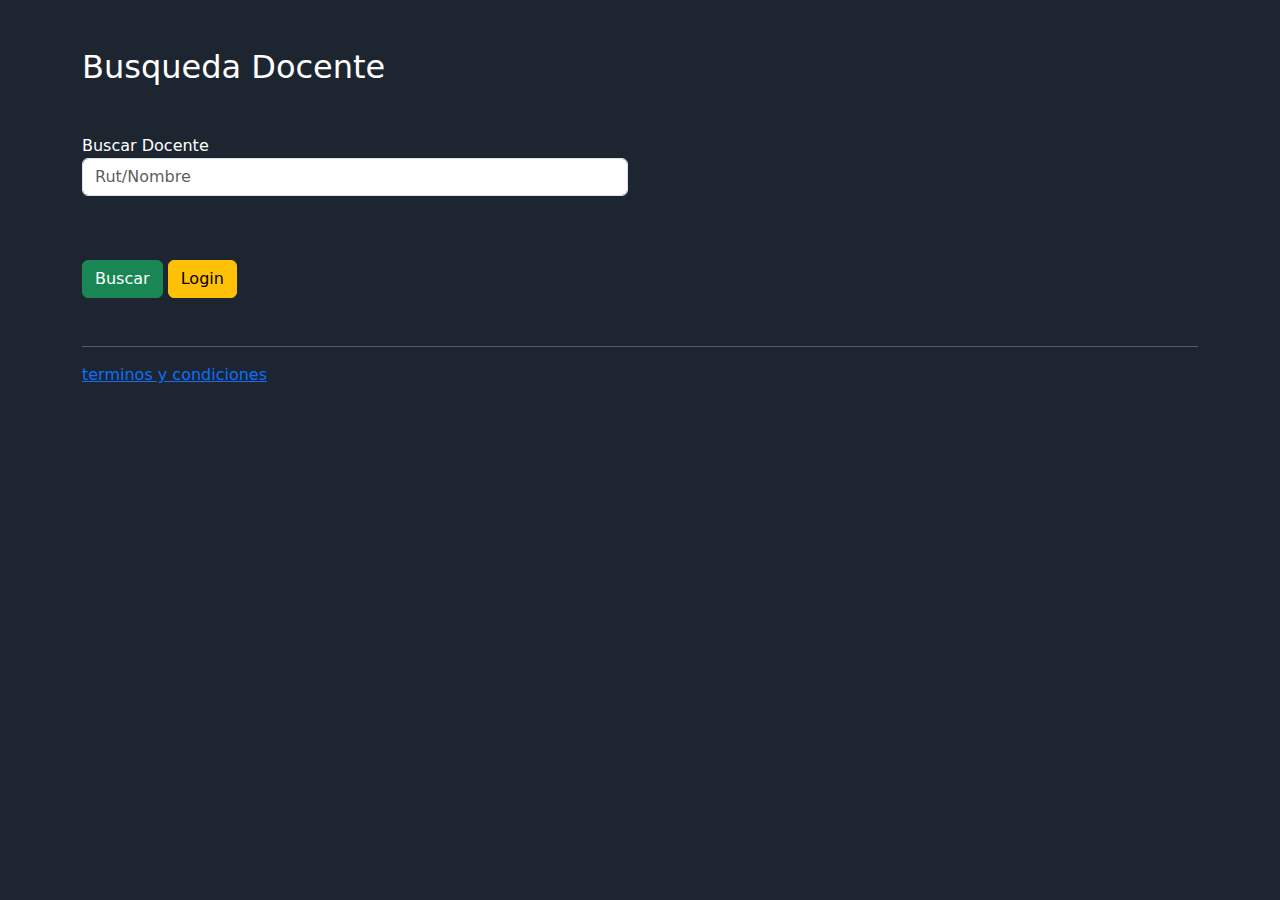
<file: index.html>
<!DOCTYPE html>
<html lang="en">
<head>
    <meta charset="UTF-8">
    <meta name="viewport" content="width=device-width, initial-scale=1.0">
    <title>Busqueda Docente</title>
    <link href="https://cdn.jsdelivr.net/npm/bootstrap@5.3.3/dist/css/bootstrap.min.css" rel="stylesheet" integrity="sha384-QWTKZyjpPEjISv5WaRU9OFeRpok6YctnYmDr5pNlyT2bRjXh0JMhjY6hW+ALEwIH" crossorigin="anonymous">
    <link rel="stylesheet" href="css/index.css">
</head>
<body>
    <div class="container">
        <h2 class="mt-5 mb-5">Busqueda Docente</h2>
        <div class="mb-5">
            <div class="row">
                <div class="form-group col-md-6 mb-3">
                    <label for="busq">Buscar Docente</label>
                    <input 
                    type="text" 
                    name="busq"
                    class="form-control" 
                    id="busq" 
                    placeholder="Rut/Nombre"
                    >
                </div>
                <div class="col-lg-12 mt-5">
                    <button class="btn btn-success" id="buscar"
                    onclick="buscarDocente()">
                    Buscar
                    </button>
                    <button class="btn btn-warning" id=""
                    onclick="irLogin()">
                    Login
                    </button>
                </div>
            </div>
        </div>
        <hr>
        <a href="html/tyc.htm">terminos y condiciones</a>
    </div>    

    <script src="javascript/index.js"></script>
</body>
</html>
</file>
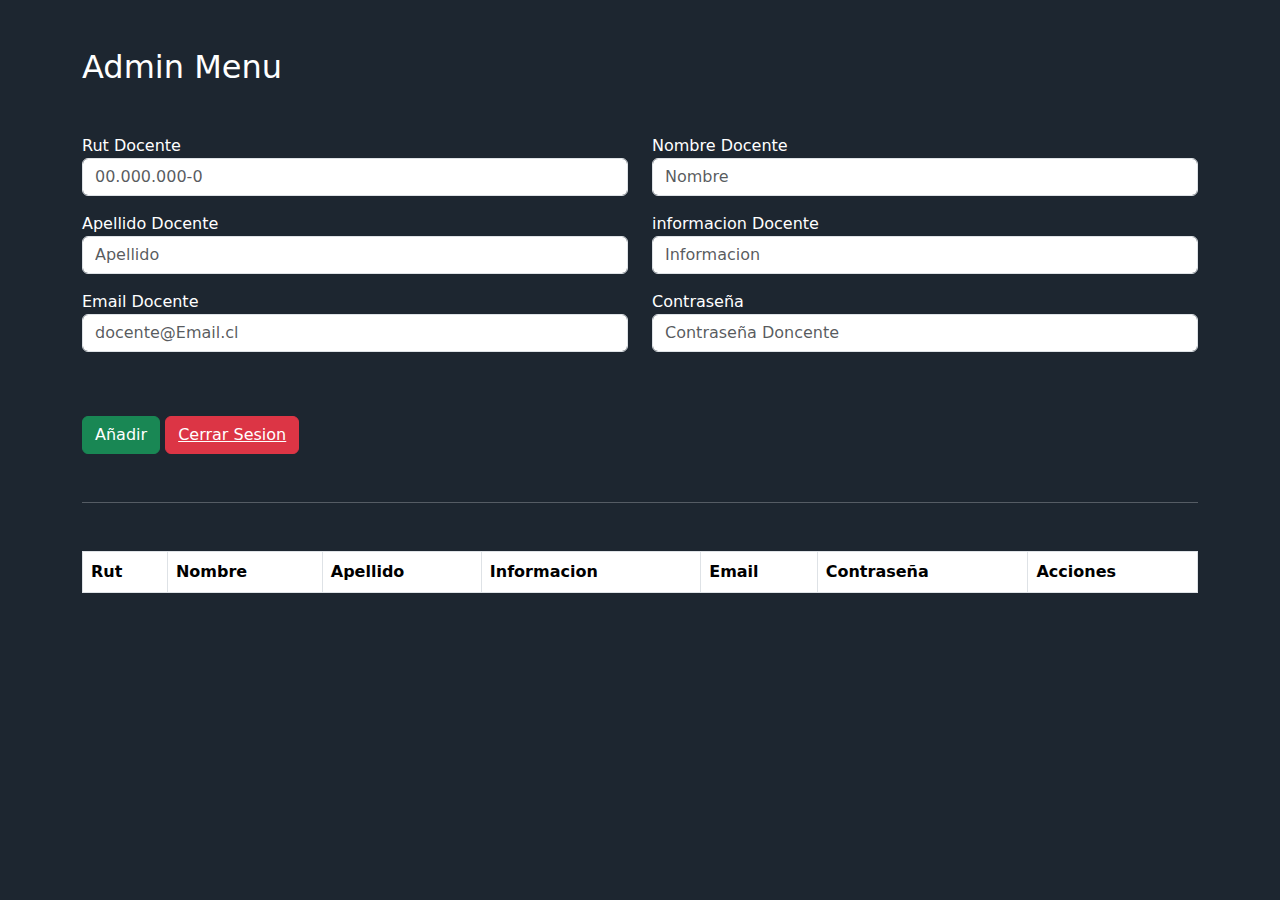
<file: html/admin.html>
<!DOCTYPE html>
<html lang="en">
<head>
    <meta charset="UTF-8">
    <meta name="viewport" content="width=device-width, initial-scale=1.0">
    <title>Admin Busqueda Docente</title>
    <link href="https://cdn.jsdelivr.net/npm/bootstrap@5.3.3/dist/css/bootstrap.min.css" rel="stylesheet" integrity="sha384-QWTKZyjpPEjISv5WaRU9OFeRpok6YctnYmDr5pNlyT2bRjXh0JMhjY6hW+ALEwIH" crossorigin="anonymous">
    <link rel="stylesheet" href="../css/admin.css">

</head>
<body>
    <div class="container">
        <h2 class="mt-5 mb-5">Admin Menu</h2>
        <div class="mb-5">
            <div class="row">
                <div class="form-group col-md-6 mb-3">
                    <label for="name">Rut Docente</label>
                    <input 
                    type="text" 
                    name="rut"
                    class="form-control " 
                    id="rut" 
                    placeholder="00.000.000-0"
                    >
                </div>
                <div class="form-group col-md-6 mb-3">
                    <label for="name">Nombre Docente</label>
                    <input 
                    type="text" 
                    name="nombre"
                    class="form-control " 
                    id="nombre" 
                    placeholder="Nombre"
                    >
                </div>
                <div class="form-group col-md-6 mb-3">
                    <label for="name">Apellido Docente</label>
                    <input 
                    type="text" 
                    name="apellido"
                    class="form-control " 
                    id="apellido" 
                    placeholder="Apellido"
                    >
                </div>
                <div class="form-group col-md-6 mb-3">
                    <label for="name">informacion Docente</label>
                    <input 
                    type="text" 
                    name="inf"
                    class="form-control " 
                    id="inf" 
                    placeholder="Informacion"
                    >
                </div>
                <div class="form-group col-md-6 mb-3">
                    <label for="name">Email Docente</label>
                    <input 
                    type="email" 
                    name="email"
                    class="form-control " 
                    id="email" 
                    placeholder="docente@Email.cl"
                    >
                </div>
                <div class="form-group col-md-6 mb-3">
                    <label for="name">Contraseña</label>
                    <input 
                    type="password" 
                    name="password"
                    class="form-control " 
                    id="password" 
                    placeholder="Contraseña Doncente"
                    >
                </div>

                <div class="col-lg-12 mt-5">
                    <button class="btn btn-success" id="agregar"
                    onclick="agregarData()">
                    Añadir
                    </button>
                    <button class="btn btn-primary" id="actualizar"
                    onclick="actualizarData()">
                    Actualizar
                    <button class="btn btn-danger" ><a href="../index.html">Cerrar Sesion</a></button>
                </div>
            </div>
        </div>
        <hr>
        <div class="row mt-5">
            <div class="col-12">
                <table class="table table-bordered" id="tablaCrud">
                    <thead>
                        <tr>
                            <th>Rut</th>
                            <th>Nombre</th>
                            <th>Apellido</th>
                            <th>Informacion</th>
                            <th>Email</th>
                            <th>Contraseña</th>
                            <th>Acciones</th>
                        </tr>
                    </thead>
                    <tbody></tbody>
                </table>
            </div>
        </div>
    </div>    









    <script src="../javascript/admin1.js"></script>
    
</body>
</html>
</file>
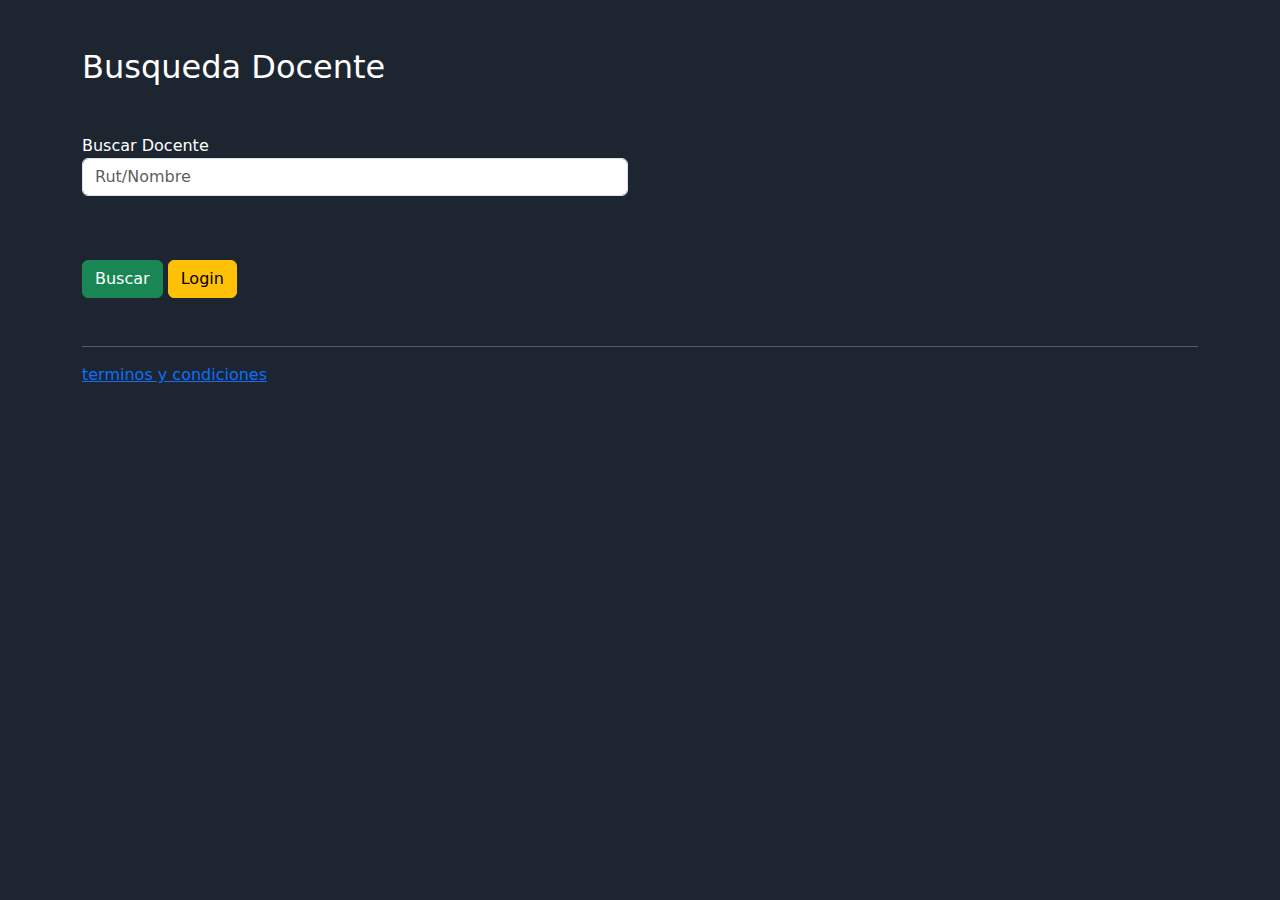
<file: html/docente.html>
<!DOCTYPE html>
<html lang="en">
<head>
    <meta charset="UTF-8">
    <meta name="viewport" content="width=device-width, initial-scale=1.0">
    <title>Detalle Docente</title>
    <link href="https://cdn.jsdelivr.net/npm/bootstrap@5.3.3/dist/css/bootstrap.min.css" rel="stylesheet" integrity="sha384-QWTKZyjpPEjISv5WaRU9OFeRpok6YctnYmDr5pNlyT2bRjXh0JMhjY6hW+ALEwIH" crossorigin="anonymous">
    <link rel="stylesheet" href="../css/docente.css">
</head>
<body>
    <div class="container">
        <h2 class="mt-5 mb-5">Detalle del Docente</h2>
        <div id="docenteDetalle" class="mb-5"></div>
    </div>    

    <script src="../javascript/docente.js"></script>
</body>
</html>
</file>
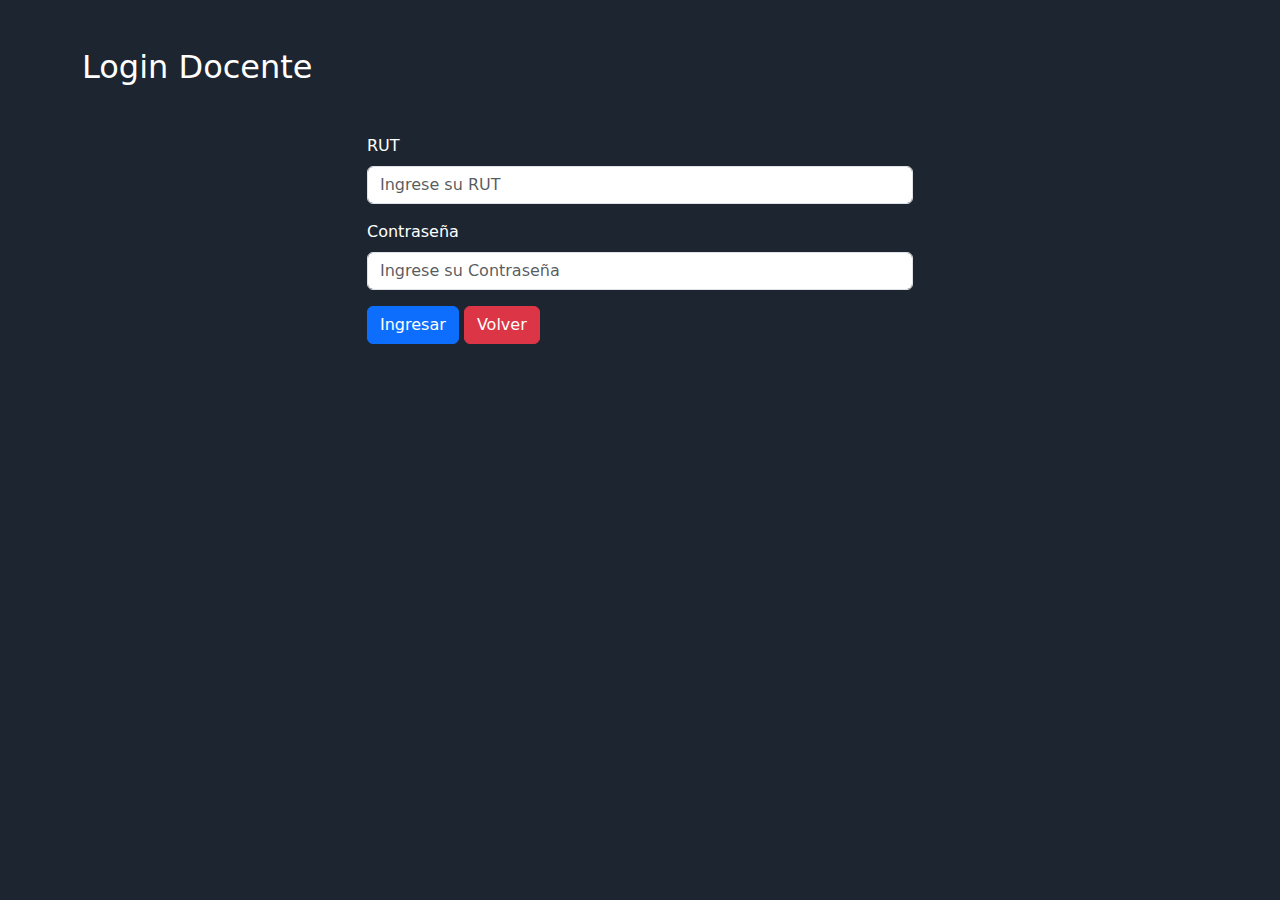
<file: html/login.html>
<!DOCTYPE html>
<html lang="en">
<head>
    <meta charset="UTF-8">
    <meta name="viewport" content="width=device-width, initial-scale=1.0">
    <title>Login Docente</title>
    <link href="https://cdn.jsdelivr.net/npm/bootstrap@5.3.3/dist/css/bootstrap.min.css" rel="stylesheet" integrity="sha384-QWTKZyjpPEjISv5WaRU9OFeRpok6YctnYmDr5pNlyT2bRjXh0JMhjY6hW+ALEwIH" crossorigin="anonymous">
    <link rel="stylesheet" href="../css/index.css">
</head>
<body>
    <div class="container">
        <h2 class="mt-5 mb-5">Login Docente</h2>
        <div class="row justify-content-center">
            <div class="col-md-6">
                <form id="loginForm">
                    <div class="mb-3">
                        <label for="rut" class="form-label">RUT</label>
                        <input type="text" class="form-control" id="rut" placeholder="Ingrese su RUT">
                    </div>
                    <div class="mb-3">
                        <label for="password" class="form-label">Contraseña</label>
                        <input type="password" class="form-control" id="password" placeholder="Ingrese su Contraseña">
                    </div>
                    <button type="button" class="btn btn-primary" onclick="login()">Ingresar</button>
                    <button type="button" class="btn btn-danger" onclick="irIndex()">Volver</button>
                </form>
            </div>
        </div>
    </div>
    <script src="../javascript/login.js"></script>
</body>
</html>
</file>
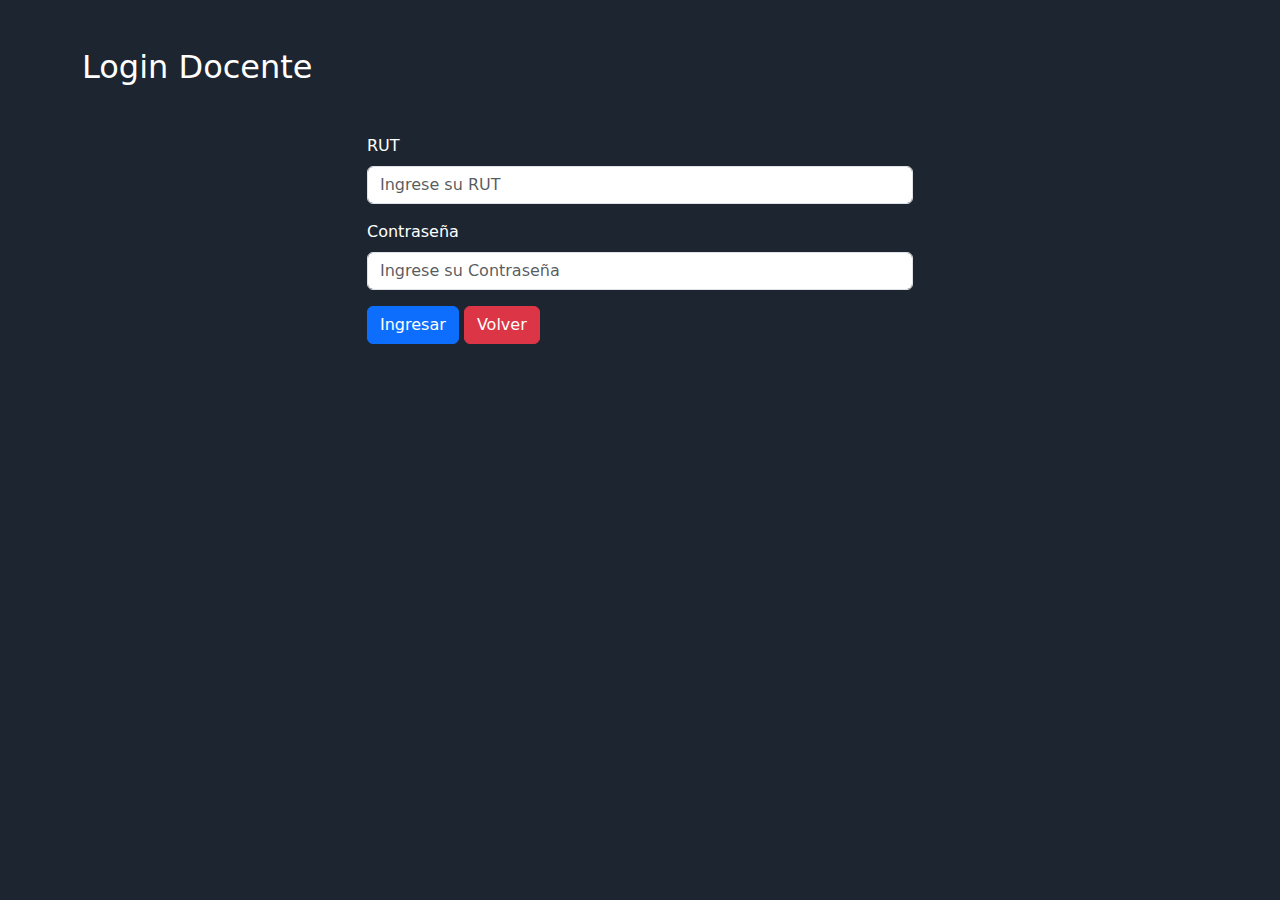
<file: html/perfil.html>
<!DOCTYPE html>
<html lang="en">
<head>
    <meta charset="UTF-8">
    <meta name="viewport" content="width=device-width, initial-scale=1.0">
    <title>Perfil Docente</title>
    <link href="https://cdn.jsdelivr.net/npm/bootstrap@5.3.3/dist/css/bootstrap.min.css" rel="stylesheet" integrity="sha384-QWTKZyjpPEjISv5WaRU9OFeRpok6YctnYmDr5pNlyT2bRjXh0JMhjY6hW+ALEwIH" crossorigin="anonymous">
    <link rel="stylesheet" href="../css/index.css">
</head>
<body>
    <div class="container">
        <h2 class="mt-5 mb-5">Perfil Docente</h2>
        <div id="perfilDocente" class="mb-5">
            <!-- Aquí se mostrará la información del docente -->
        </div>
        <div class="row justify-content-center">
            <div class="col-md-6">
                <form id="editarPerfilForm">
                    <div class="mb-3">
                        <label for="nombre" class="form-label">Nombre</label>
                        <input type="text" class="form-control" id="nombre" placeholder="Nombre" disabled>
                    </div>
                    <div class="mb-3">
                        <label for="apellido" class="form-label">Apellido</label>
                        <input type="text" class="form-control" id="apellido" placeholder="Apellido" disabled>
                    </div>
                    <div class="mb-3">
                        <label for="inf" class="form-label">Información</label>
                        <input type="text" class="form-control" id="inf" placeholder="Información">
                    </div>
                    <div class="mb-3">
                        <label for="email" class="form-label">Email</label>
                        <input type="email" class="form-control" id="email" placeholder="Email">
                    </div>
                    <div class="mb-3">
                        <label for="password" class="form-label">Contraseña</label>
                        <input type="password" class="form-control" id="password" placeholder="Contraseña">
                    </div>
                    <button type="button" class="btn btn-primary" onclick="guardarCambios()">Guardar Cambios</button>
                    <button class="btn btn-danger" ><a href="../index.html">Cerrar Sesion</a></button>
                </form>
            </div>
        </div>
    </div>
    <script src="../javascript/perfil.js"></script>
</body>
</html>
</file>
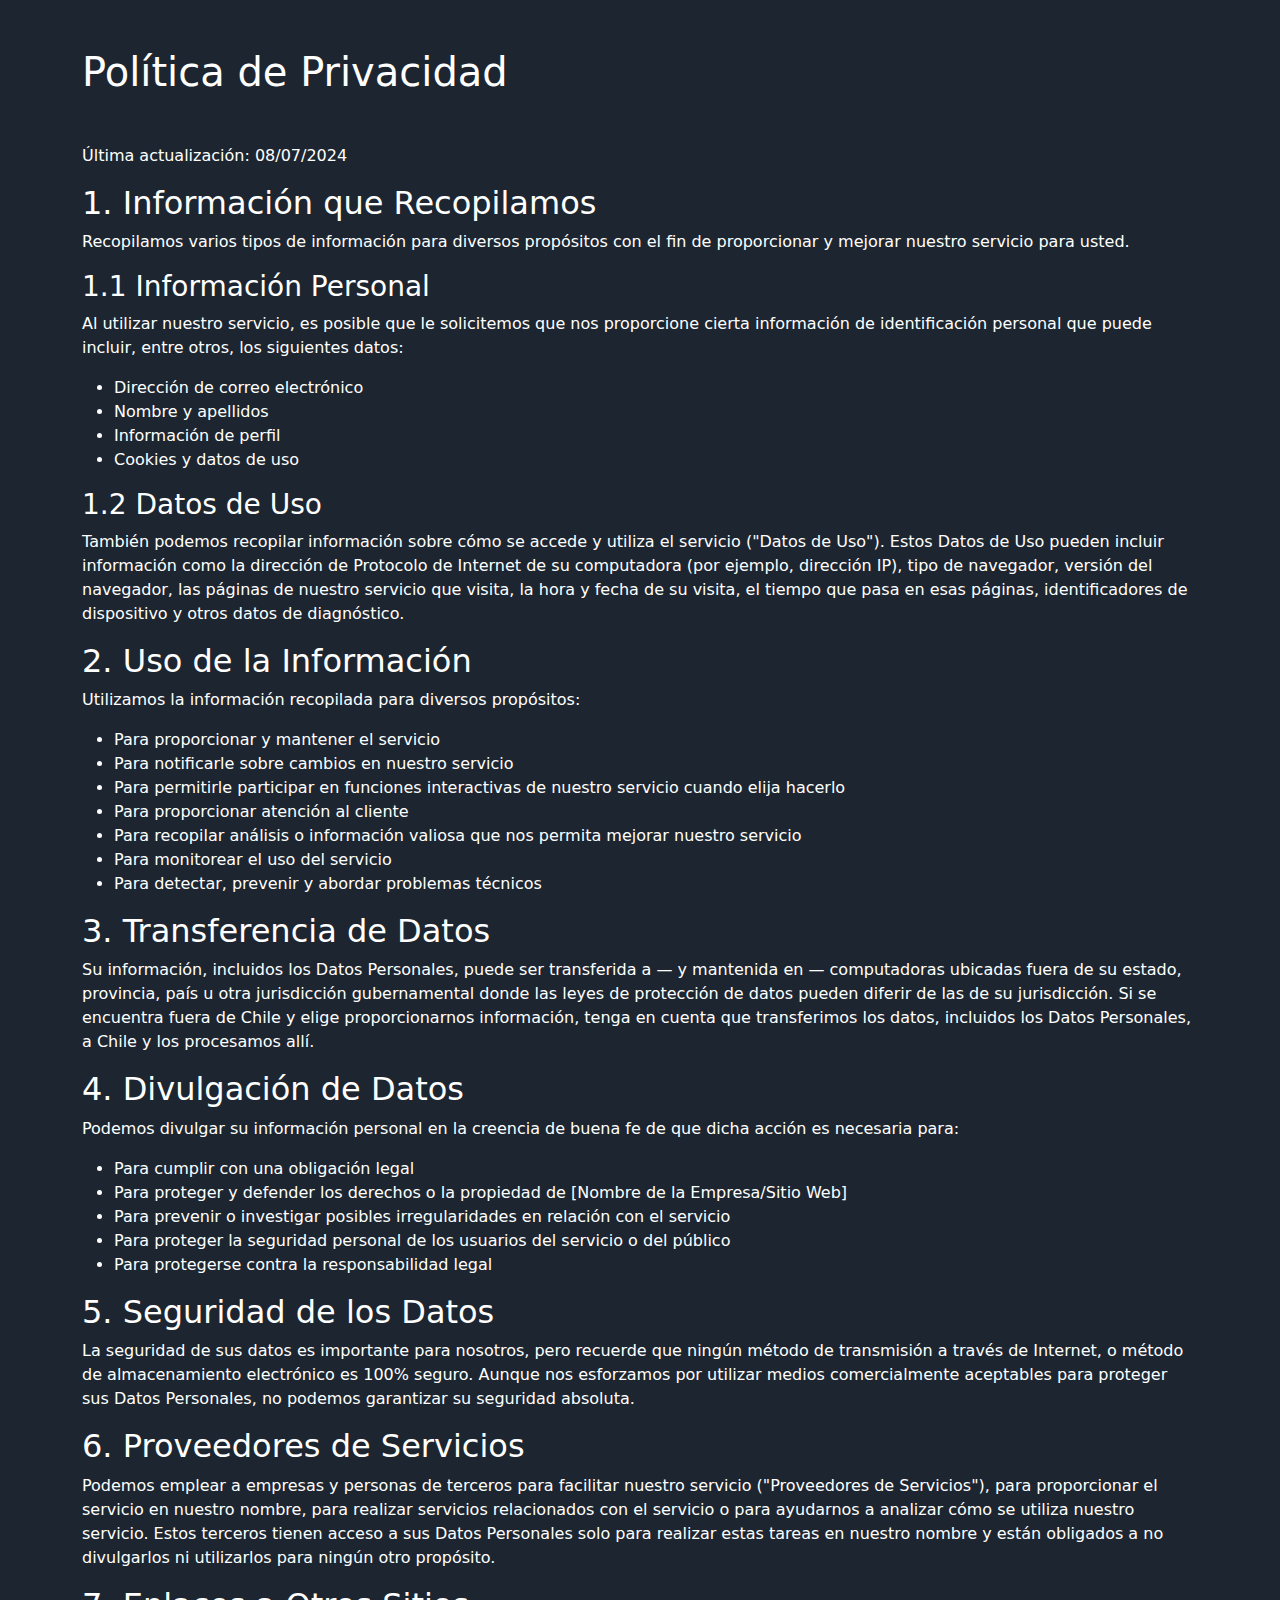
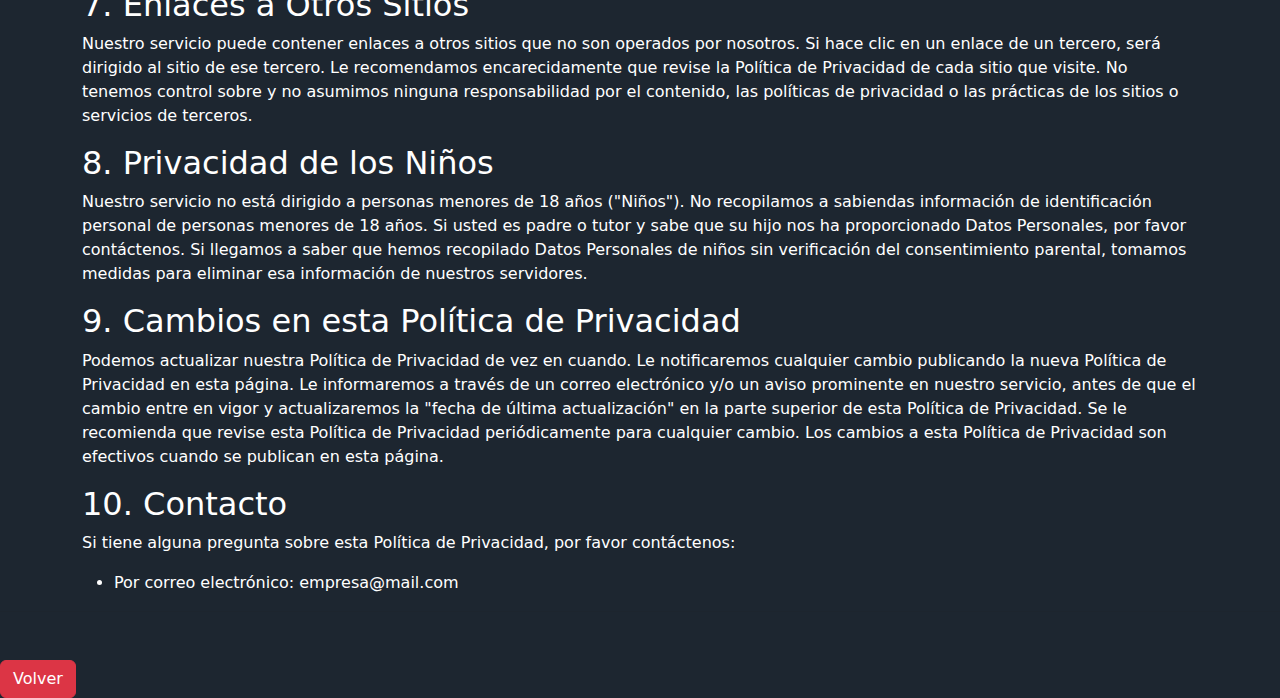
<file: html/privacidad.html>
<!DOCTYPE html>
<html lang="en">
<head>
    <meta charset="UTF-8">
    <meta name="viewport" content="width=device-width, initial-scale=1.0">
    <title>Política de Privacidad</title>
    <link href="https://cdn.jsdelivr.net/npm/bootstrap@5.3.3/dist/css/bootstrap.min.css" rel="stylesheet" integrity="sha384-QWTKZyjpPEjISv5WaRU9OFeRpok6YctnYmDr5pNlyT2bRjXh0JMhjY6hW+ALEwIH" crossorigin="anonymous">
    <link rel="stylesheet" href="../css/index.css">
</head>
<body>
    <div class="container">
        <h1 class="mt-5 mb-5">Política de Privacidad</h1>
        <p>Última actualización: 08/07/2024</p>

        <h2>1. Información que Recopilamos</h2>
        <p>Recopilamos varios tipos de información para diversos propósitos con el fin de proporcionar y mejorar nuestro servicio para usted.</p>

        <h3>1.1 Información Personal</h3>
        <p>Al utilizar nuestro servicio, es posible que le solicitemos que nos proporcione cierta información de identificación personal que puede incluir, entre otros, los siguientes datos:</p>
        <ul>
            <li>Dirección de correo electrónico</li>
            <li>Nombre y apellidos</li>
            <li>Información de perfil</li>
            <li>Cookies y datos de uso</li>
        </ul>

        <h3>1.2 Datos de Uso</h3>
        <p>También podemos recopilar información sobre cómo se accede y utiliza el servicio ("Datos de Uso"). Estos Datos de Uso pueden incluir información como la dirección de Protocolo de Internet de su computadora (por ejemplo, dirección IP), tipo de navegador, versión del navegador, las páginas de nuestro servicio que visita, la hora y fecha de su visita, el tiempo que pasa en esas páginas, identificadores de dispositivo y otros datos de diagnóstico.</p>

        <h2>2. Uso de la Información</h2>
        <p>Utilizamos la información recopilada para diversos propósitos:</p>
        <ul>
            <li>Para proporcionar y mantener el servicio</li>
            <li>Para notificarle sobre cambios en nuestro servicio</li>
            <li>Para permitirle participar en funciones interactivas de nuestro servicio cuando elija hacerlo</li>
            <li>Para proporcionar atención al cliente</li>
            <li>Para recopilar análisis o información valiosa que nos permita mejorar nuestro servicio</li>
            <li>Para monitorear el uso del servicio</li>
            <li>Para detectar, prevenir y abordar problemas técnicos</li>
        </ul>

        <h2>3. Transferencia de Datos</h2>
        <p>Su información, incluidos los Datos Personales, puede ser transferida a — y mantenida en — computadoras ubicadas fuera de su estado, provincia, país u otra jurisdicción gubernamental donde las leyes de protección de datos pueden diferir de las de su jurisdicción. Si se encuentra fuera de Chile y elige proporcionarnos información, tenga en cuenta que transferimos los datos, incluidos los Datos Personales, a Chile y los procesamos allí.</p>

        <h2>4. Divulgación de Datos</h2>
        <p>Podemos divulgar su información personal en la creencia de buena fe de que dicha acción es necesaria para:</p>
        <ul>
            <li>Para cumplir con una obligación legal</li>
            <li>Para proteger y defender los derechos o la propiedad de [Nombre de la Empresa/Sitio Web]</li>
            <li>Para prevenir o investigar posibles irregularidades en relación con el servicio</li>
            <li>Para proteger la seguridad personal de los usuarios del servicio o del público</li>
            <li>Para protegerse contra la responsabilidad legal</li>
        </ul>

        <h2>5. Seguridad de los Datos</h2>
        <p>La seguridad de sus datos es importante para nosotros, pero recuerde que ningún método de transmisión a través de Internet, o método de almacenamiento electrónico es 100% seguro. Aunque nos esforzamos por utilizar medios comercialmente aceptables para proteger sus Datos Personales, no podemos garantizar su seguridad absoluta.</p>

        <h2>6. Proveedores de Servicios</h2>
        <p>Podemos emplear a empresas y personas de terceros para facilitar nuestro servicio ("Proveedores de Servicios"), para proporcionar el servicio en nuestro nombre, para realizar servicios relacionados con el servicio o para ayudarnos a analizar cómo se utiliza nuestro servicio. Estos terceros tienen acceso a sus Datos Personales solo para realizar estas tareas en nuestro nombre y están obligados a no divulgarlos ni utilizarlos para ningún otro propósito.</p>

        <h2>7. Enlaces a Otros Sitios</h2>
        <p>Nuestro servicio puede contener enlaces a otros sitios que no son operados por nosotros. Si hace clic en un enlace de un tercero, será dirigido al sitio de ese tercero. Le recomendamos encarecidamente que revise la Política de Privacidad de cada sitio que visite. No tenemos control sobre y no asumimos ninguna responsabilidad por el contenido, las políticas de privacidad o las prácticas de los sitios o servicios de terceros.</p>

        <h2>8. Privacidad de los Niños</h2>
        <p>Nuestro servicio no está dirigido a personas menores de 18 años ("Niños"). No recopilamos a sabiendas información de identificación personal de personas menores de 18 años. Si usted es padre o tutor y sabe que su hijo nos ha proporcionado Datos Personales, por favor contáctenos. Si llegamos a saber que hemos recopilado Datos Personales de niños sin verificación del consentimiento parental, tomamos medidas para eliminar esa información de nuestros servidores.</p>

        <h2>9. Cambios en esta Política de Privacidad</h2>
        <p>Podemos actualizar nuestra Política de Privacidad de vez en cuando. Le notificaremos cualquier cambio publicando la nueva Política de Privacidad en esta página. Le informaremos a través de un correo electrónico y/o un aviso prominente en nuestro servicio, antes de que el cambio entre en vigor y actualizaremos la "fecha de última actualización" en la parte superior de esta Política de Privacidad. Se le recomienda que revise esta Política de Privacidad periódicamente para cualquier cambio. Los cambios a esta Política de Privacidad son efectivos cuando se publican en esta página.</p>

        <h2>10. Contacto</h2>
        <p>Si tiene alguna pregunta sobre esta Política de Privacidad, por favor contáctenos:</p>
        <ul>
            <li>Por correo electrónico: empresa@mail.com</li>
            
        </ul>
    </div>
    <hr>
                <div class="col-lg-12 mt-5">
                    <button class="btn btn-danger" id=""
                    onclick="irIndex()">
                    Volver
                    </button>
                </div>
                <script src="../javascript/tyc.js"></script>
</body>
</html>
</file>
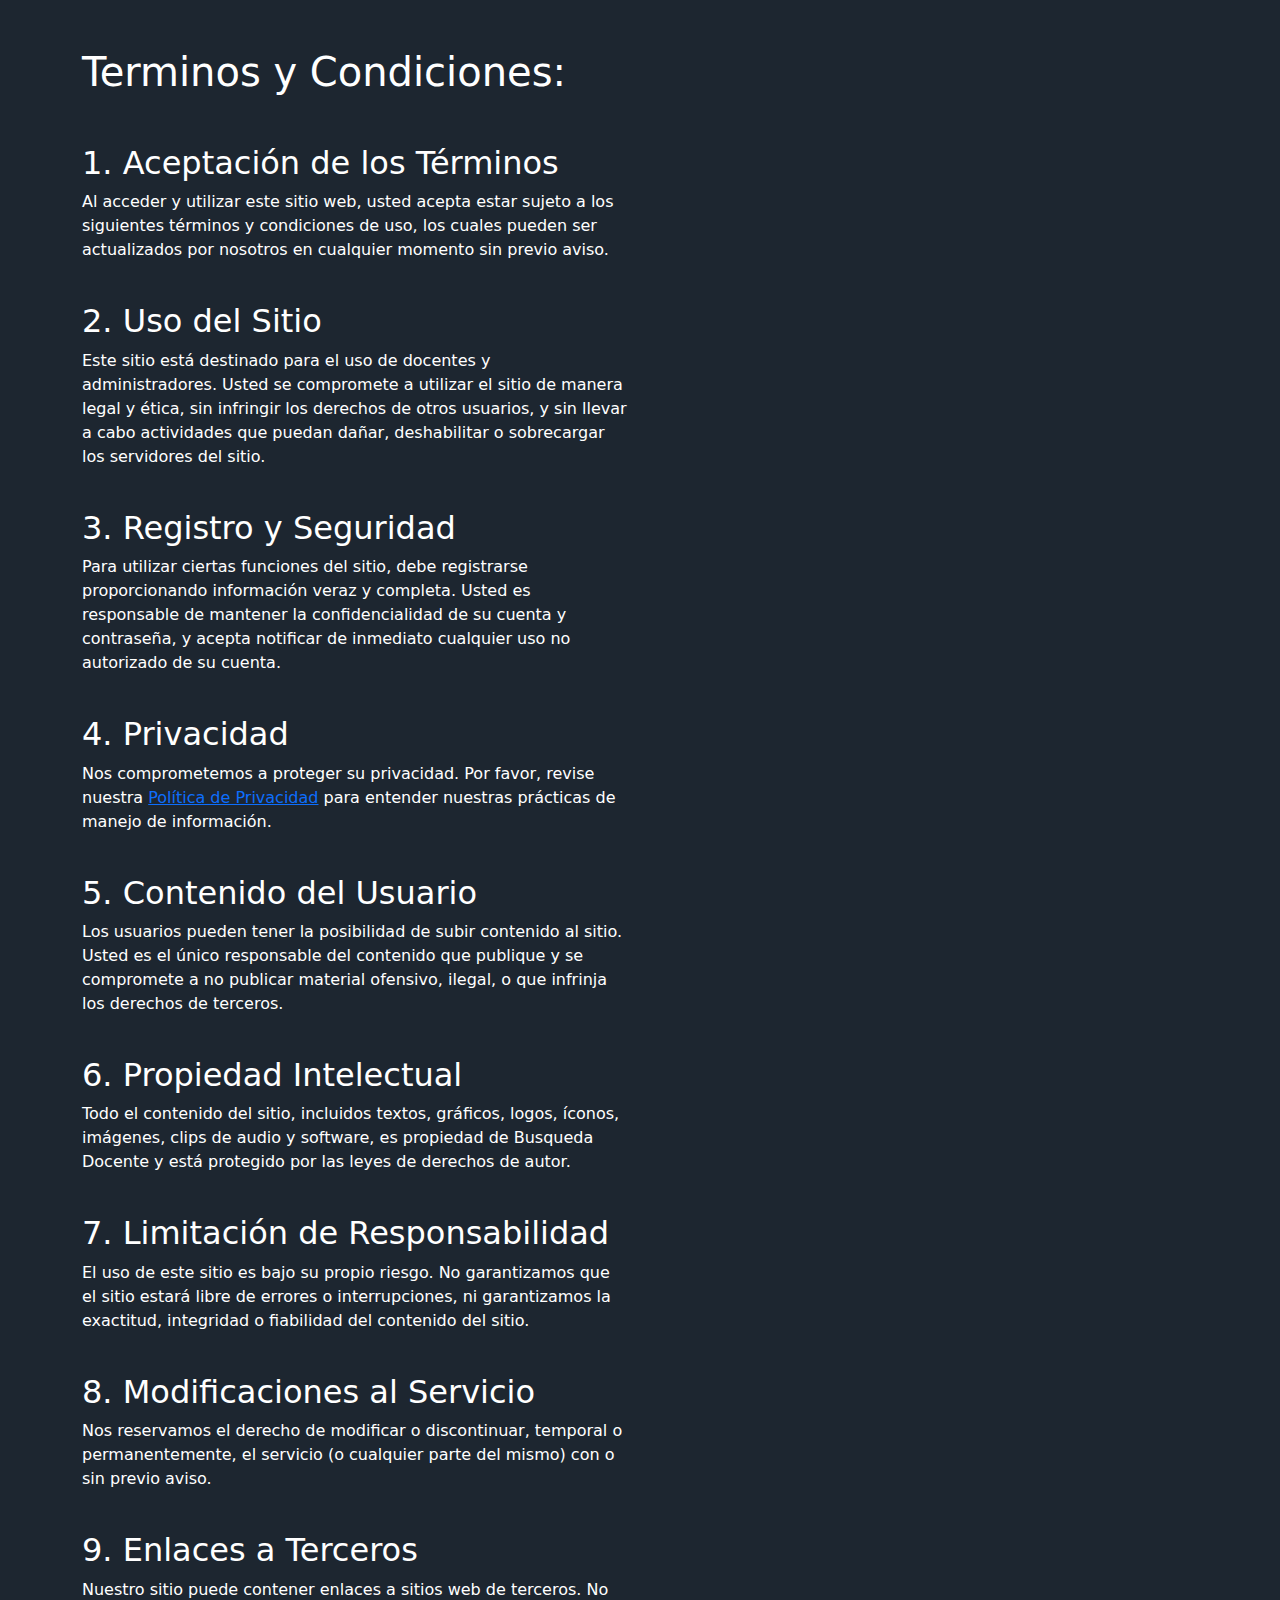
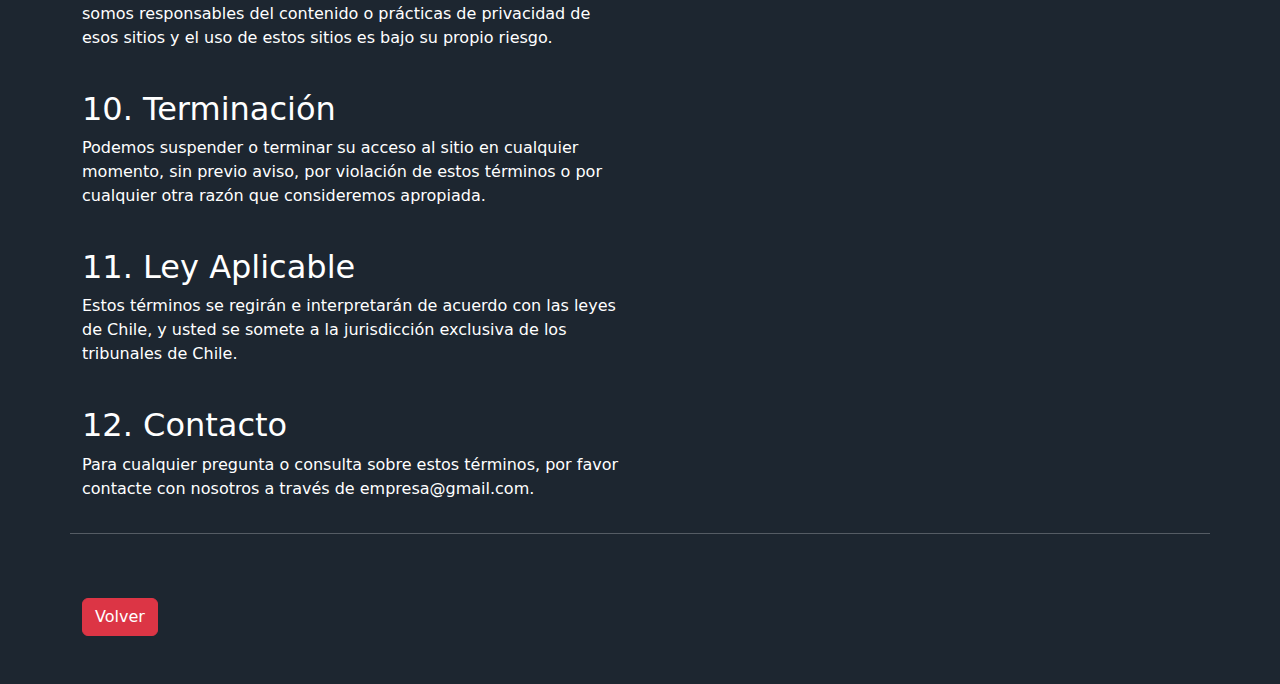
<file: html/tyc.htm>
<!DOCTYPE html>
<html lang="en">
<head>
    <meta charset="UTF-8">
    <meta name="viewport" content="width=device-width, initial-scale=1.0">
    <title>terminos y condiciones</title>
    <link href="https://cdn.jsdelivr.net/npm/bootstrap@5.3.3/dist/css/bootstrap.min.css" rel="stylesheet" integrity="sha384-QWTKZyjpPEjISv5WaRU9OFeRpok6YctnYmDr5pNlyT2bRjXh0JMhjY6hW+ALEwIH" crossorigin="anonymous">
    <link rel="stylesheet" href="../css/index.css">
</head>
<body>
    <div class="container">
        <h1 class="mt-5 mb-5">Terminos y Condiciones:</h1>
        <div class="mb-5">
            <div class="row">
                <div class="form-group col-md-6 mb-3">
                    <h2>1. Aceptación de los Términos</h2>
                    <p>Al acceder y utilizar este sitio web, usted acepta estar sujeto a los siguientes términos y condiciones de uso, los cuales pueden ser actualizados por nosotros en cualquier momento sin previo aviso.</p>
                    <br>
                    <h2>2. Uso del Sitio</h2>
                    <p>Este sitio está destinado para el uso de docentes y administradores. Usted se compromete a utilizar el sitio de manera legal y ética, sin infringir los derechos de otros usuarios, y sin llevar a cabo actividades que puedan dañar, deshabilitar o sobrecargar los servidores del sitio.</p>
                    <br>
                    <h2>3. Registro y Seguridad</h2>
                    <p>Para utilizar ciertas funciones del sitio, debe registrarse proporcionando información veraz y completa. Usted es responsable de mantener la confidencialidad de su cuenta y contraseña, y acepta notificar de inmediato cualquier uso no autorizado de su cuenta.</p>
                    <br>
                    <h2>4. Privacidad</h2>
                    <p>Nos comprometemos a proteger su privacidad. Por favor, revise nuestra <a href="privacidad.html">Política de Privacidad</a> para entender nuestras prácticas de manejo de información.</p>
                    <br>
                    <h2>5. Contenido del Usuario</h2>
                    <p>Los usuarios pueden tener la posibilidad de subir contenido al sitio. Usted es el único responsable del contenido que publique y se compromete a no publicar material ofensivo, ilegal, o que infrinja los derechos de terceros.</p>
                    <br>
                    <h2>6. Propiedad Intelectual</h2>
                    <p>Todo el contenido del sitio, incluidos textos, gráficos, logos, íconos, imágenes, clips de audio y software, es propiedad de Busqueda Docente y está protegido por las leyes de derechos de autor.</p>
                    <br>
                    <h2>7. Limitación de Responsabilidad</h2>
                    <p>El uso de este sitio es bajo su propio riesgo. No garantizamos que el sitio estará libre de errores o interrupciones, ni garantizamos la exactitud, integridad o fiabilidad del contenido del sitio.</p>
                    <br>
                    <h2>8. Modificaciones al Servicio</h2>
                    <p>Nos reservamos el derecho de modificar o discontinuar, temporal o permanentemente, el servicio (o cualquier parte del mismo) con o sin previo aviso.</p>
                    <br>
                    <h2>9. Enlaces a Terceros</h2>
                    <p>Nuestro sitio puede contener enlaces a sitios web de terceros. No somos responsables del contenido o prácticas de privacidad de esos sitios y el uso de estos sitios es bajo su propio riesgo.</p>
                    <br>
                    <h2>10. Terminación</h2>
                    <p>Podemos suspender o terminar su acceso al sitio en cualquier momento, sin previo aviso, por violación de estos términos o por cualquier otra razón que consideremos apropiada.</p>
                    <br>
                    <h2>11. Ley Aplicable</h2>
                    <p>Estos términos se regirán e interpretarán de acuerdo con las leyes de Chile, y usted se somete a la jurisdicción exclusiva de los tribunales de Chile.</p>
                    <br>
                    <h2>12. Contacto</h2>
                    <p>Para cualquier pregunta o consulta sobre estos términos, por favor contacte con nosotros a través de empresa@gmail.com.</p>


                </div>
                <hr>
                <div class="col-lg-12 mt-5">
                    <button class="btn btn-danger" id=""
                    onclick="irIndex()">
                    Volver
                    </button>
                </div>
            </div>
        </div>

 
    </div>    

    <script src="../javascript/tyc.js"></script>
</body>

</html>
</file>
<file: css/index.css>
*{
    color: #fff;
}
body{
    background:#1d2630;
}
</file>
<file: css/admin.css>
*{
    color: #fff;
}
body{
    background:#1d2630;
}

#actualizar{
    display: none;
}

a{color: white;}
a:link{color: white;}
a:visited{color: white;}
a:active{color: white;}
a:focus{color: white;}
</file>
<file: css/docente.css>
*{
    color: #000000;
}
body{
    background:#1d2630;
}
h2{
    color: white;
}
</file>
